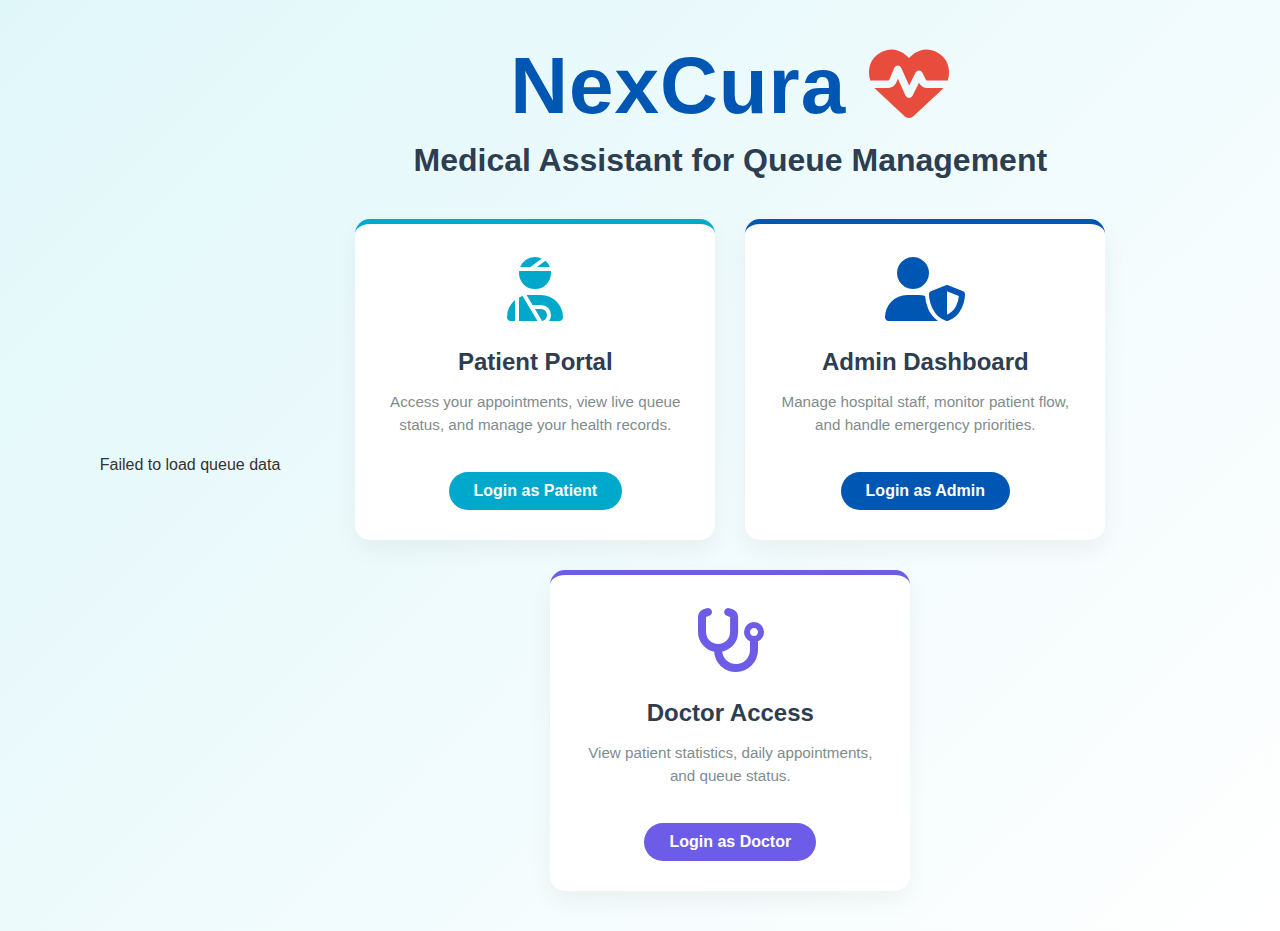
<file: frontend/index.html>
<!DOCTYPE html>
<html lang="en">
<head>
  <meta charset="UTF-8">
  <title>NexCura | Hospital Queue Management</title>
  <link rel="stylesheet" href="https://cdnjs.cloudflare.com/ajax/libs/font-awesome/6.4.0/css/all.min.css">
  <style>
    :root {
      --primary-color: #0056b3;
      --secondary-color: #00a8cc; 
      --accent-color: #eef2f3;
      --text-color: #333;
      --white: #ffffff;
      --doctor-color: #6c5ce7;
    }
    body {
      font-family: 'Segoe UI', Tahoma, Geneva, Verdana, sans-serif;
      background: linear-gradient(135deg, #e0f7fa 0%, #ffffff 100%);
      display: flex;
      justify-content: center;
      align-items: center;
      min-height: 100vh;
      margin: 0;
      color: var(--text-color);
      padding: 40px 20px;
      box-sizing: border-box;
    }
    .container {
      text-align: center;
      width: 90%;
      max-width: 900px;
    }
    header {
      margin-bottom: 40px;
    }
    h1 {
      color: var(--primary-color);
      font-size: 5rem;
      margin: 0;
      letter-spacing: 1px;
      font-weight: 800;
    }
    h1 i {
      color: #e74c3c;
    }
    p.subtitle {
      color: #2c3e50;
      font-size: 2rem;
      margin-top: 10px;
      font-weight: 700;
    }
    .dashboard-options {
      display: flex;
      justify-content: center;
      gap: 30px;
      flex-wrap: wrap;
    }
    .card {
      background: var(--white);
      padding: 30px;
      border-radius: 15px;
      box-shadow: 0 10px 25px rgba(0,0,0,0.05);
      width: 300px;
      transition: transform 0.3s ease, box-shadow 0.3s ease;
      cursor: pointer;
      border-top: 5px solid transparent;
    }
    .card:hover {
      transform: translateY(-5px);
      box-shadow: 0 15px 35px rgba(0,0,0,0.1);
    }
    .card.patient {
      border-color: var(--secondary-color);
    }
    .card.admin {
      border-color: var(--primary-color);
    }
    .card.doctor {
      border-color: var(--doctor-color);
    }
    .icon-box {
      font-size: 4rem;
      margin-bottom: 20px;
    }
    .patient .icon-box { color: var(--secondary-color); }
    .admin .icon-box { color: var(--primary-color); }
    .doctor .icon-box { color: var(--doctor-color); }

    h2 { margin: 10px 0; color: #2c3e50; }
    p.desc { color: #7f8c8d; font-size: 0.95rem; line-height: 1.5; }

    .btn {
      margin-top: 20px;
      padding: 10px 25px;
      font-size: 1rem;
      border: none;
      border-radius: 50px;
      cursor: pointer;
      transition: background 0.3s;
      font-weight: 600;
    }
    .patient .btn {
      background: var(--secondary-color);
      color: white;
    }
    .admin .btn {
      background: var(--primary-color);
      color: white;
    }
    .doctor .btn {
      background: var(--doctor-color);
      color: white;
    }
    .patient .btn:hover { background: #008cba; }
    .admin .btn:hover { background: #004494; }
    .doctor .btn:hover { background: #5a4bcf; }
  </style>
 <script>
  fetch("http://localhost:5050/api/queue")
    .then(res => res.json())
    .then(data => {
      document.getElementById("queueData").innerHTML = `
        <h2>Queue Status</h2>
        <p><b>Message:</b> ${data.message}</p>
      `;
    })
    .catch(err => {
      document.getElementById("queueData").innerText =
        "Failed to load queue data";
      console.error(err);
    });
</script>
</head>

<body>
  <div id="queueData">
  Loading queue info...
</div>
  <div class="container">
    <header>
      <h1>NexCura <i class="fas fa-heartbeat"></i></h1>
      <p class="subtitle">Medical Assistant for Queue Management</p>
    </header>

    <div class="dashboard-options">
      <!-- Patient Card -->
      <div class="card patient" onclick="location.href='patient.html'">
        <div class="icon-box">
          <i class="fas fa-user-injured"></i>
        </div>
        <h2>Patient Portal</h2>
        <p class="desc">Access your appointments, view live queue status, and manage your health records.</p>
        <button class="btn">Login as Patient</button>
      </div>

      <!-- Admin Card -->
      <div class="card admin" onclick="location.href='admin.html'">
        <div class="icon-box">
          <i class="fas fa-user-shield"></i>
        </div>
        <h2>Admin Dashboard</h2>
        <p class="desc">Manage hospital staff, monitor patient flow, and handle emergency priorities.</p>
        <button class="btn">Login as Admin</button>
      </div>

      <!-- Doctor Card -->
      <div class="card doctor" onclick="location.href='doctor.html'">
        <div class="icon-box">
          <i class="fas fa-stethoscope"></i>
        </div>
        <h2>Doctor Access</h2>
        <p class="desc">View patient statistics, daily appointments, and queue status.</p>
        <button class="btn">Login as Doctor</button>
      </div>
    </div>
  </div>
</body>
</html>
</file>
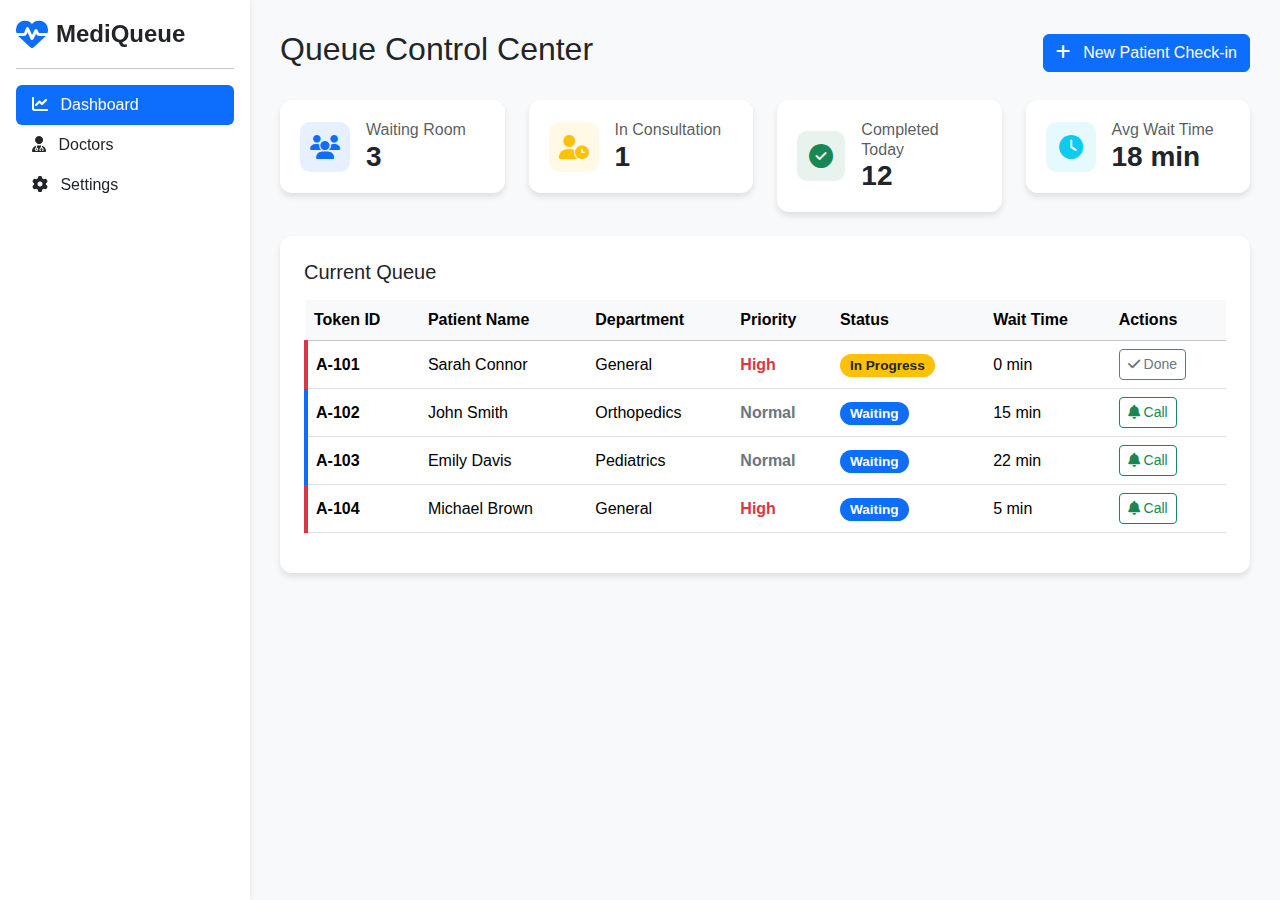
<file: dashboard.html>
<!DOCTYPE html>
<html lang="en">
<head>
    <meta charset="UTF-8">
    <meta name="viewport" content="width=device-width, initial-scale=1.0">
    <title>MediQueue - Hospital Control Dashboard</title>
    <!-- Bootstrap 5 CSS -->
    <link href="https://cdn.jsdelivr.net/npm/bootstrap@5.3.0/dist/css/bootstrap.min.css" rel="stylesheet">
    <!-- FontAwesome for Icons -->
    <link rel="stylesheet" href="https://cdnjs.cloudflare.com/ajax/libs/font-awesome/6.4.0/css/all.min.css">
    <style>
        :root {
            --primary-color: #0d6efd;
            --bg-light: #f8f9fa;
            --card-shadow: 0 4px 6px rgba(0,0,0,0.1);
        }
        body {
            background-color: var(--bg-light);
            font-family: 'Segoe UI', Tahoma, Geneva, Verdana, sans-serif;
        }
        .sidebar {
            height: 100vh;
            background: white;
            box-shadow: 2px 0 5px rgba(0,0,0,0.05);
            position: fixed;
            top: 0;
            left: 0;
            width: 250px;
            padding-top: 20px;
        }
        .main-content {
            margin-left: 250px;
            padding: 30px;
        }
        .stat-card {
            background: white;
            border-radius: 12px;
            padding: 20px;
            box-shadow: var(--card-shadow);
            border: none;
            transition: transform 0.2s;
        } 
        .stat-card:hover {
            transform: translateY(-5px);
        }
        .icon-box {
            width: 50px;
            height: 50px;
            border-radius: 10px;
            display: flex;
            align-items: center;
            justify-content: center;
            font-size: 1.5rem;
        }
        .queue-table-card {
            background: white;
            border-radius: 12px;
            box-shadow: var(--card-shadow);
            overflow: hidden;
        }
        .status-badge {
            font-size: 0.85rem;
            padding: 5px 10px;
            border-radius: 20px;
        }
        .priority-high { border-left: 4px solid #dc3545; }
        .priority-normal { border-left: 4px solid #0d6efd; }
    </style>
</head>
<body>

    <!-- Sidebar -->
    <div class="sidebar d-flex flex-column p-3">
        <a href="#" class="d-flex align-items-center mb-3 mb-md-0 me-md-auto link-dark text-decoration-none">
            <i class="fa-solid fa-heart-pulse text-primary fa-2x me-2"></i>
            <span class="fs-4 fw-bold">MediQueue</span>
        </a>
        <hr>
        <ul class="nav nav-pills flex-column mb-auto">
            <li class="nav-item">
                <a href="#" class="nav-link active" aria-current="page">
                    <i class="fa-solid fa-chart-line me-2"></i> Dashboard
                </a>
            </li>
            <li>
                <a href="#" class="nav-link link-dark">
                    <i class="fa-solid fa-user-doctor me-2"></i> Doctors
                </a>
            </li>
            <li>
                <a href="#" class="nav-link link-dark">
                    <i class="fa-solid fa-gear me-2"></i> Settings
                </a>
            </li>
        </ul>
    </div>

    <!-- Main Content -->
    <div class="main-content">
        <div class="d-flex justify-content-between align-items-center mb-4">
            <h2>Queue Control Center</h2>
            <button class="btn btn-primary" onclick="addMockPatient()">
                <i class="fa-solid fa-plus me-2"></i> New Patient Check-in
            </button>
        </div>

        <!-- Stats Row -->
        <div class="row g-4 mb-4">
            <div class="col-md-3">
                <div class="stat-card d-flex align-items-center">
                    <div class="icon-box bg-primary bg-opacity-10 text-primary me-3">
                        <i class="fa-solid fa-users"></i>
                    </div>
                    <div>
                        <h6 class="text-muted mb-0">Waiting Room</h6>
                        <h3 class="fw-bold mb-0" id="count-waiting">0</h3>
                    </div>
                </div>
            </div>
            <div class="col-md-3">
                <div class="stat-card d-flex align-items-center">
                    <div class="icon-box bg-warning bg-opacity-10 text-warning me-3">
                        <i class="fa-solid fa-user-clock"></i>
                    </div>
                    <div>
                        <h6 class="text-muted mb-0">In Consultation</h6>
                        <h3 class="fw-bold mb-0" id="count-serving">0</h3>
                    </div>
                </div>
            </div>
            <div class="col-md-3">
                <div class="stat-card d-flex align-items-center">
                    <div class="icon-box bg-success bg-opacity-10 text-success me-3">
                        <i class="fa-solid fa-check-circle"></i>
                    </div>
                    <div>
                        <h6 class="text-muted mb-0">Completed Today</h6>
                        <h3 class="fw-bold mb-0" id="count-completed">12</h3>
                    </div>
                </div>
            </div>
            <div class="col-md-3">
                <div class="stat-card d-flex align-items-center">
                    <div class="icon-box bg-info bg-opacity-10 text-info me-3">
                        <i class="fa-solid fa-clock"></i>
                    </div>
                    <div>
                        <h6 class="text-muted mb-0">Avg Wait Time</h6>
                        <h3 class="fw-bold mb-0">18 min</h3>
                    </div>
                </div>
            </div>
        </div>

        <!-- Queue Management Table -->
        <div class="queue-table-card p-4">
            <h5 class="mb-3">Current Queue</h5>
            <div class="table-responsive">
                <table class="table table-hover align-middle">
                    <thead class="table-light">
                        <tr>
                            <th>Token ID</th>
                            <th>Patient Name</th>
                            <th>Department</th>
                            <th>Priority</th>
                            <th>Status</th>
                            <th>Wait Time</th>
                            <th>Actions</th>
                        </tr>
                    </thead>
                    <tbody id="queue-body">
                        <!-- JS will populate this -->
                    </tbody>
                </table>
            </div>
        </div>
    </div>

    <!-- Bootstrap JS -->
    <script src="https://cdn.jsdelivr.net/npm/bootstrap@5.3.0/dist/js/bootstrap.bundle.min.js"></script>

    <script>
        // Mock Data
        let patients = [
            { id: 'A-101', name: 'Sarah Connor', dept: 'General', priority: 'High', status: 'In Progress', time: '0 min' },
            { id: 'A-102', name: 'John Smith', dept: 'Orthopedics', priority: 'Normal', status: 'Waiting', time: '15 min' },
            { id: 'A-103', name: 'Emily Davis', dept: 'Pediatrics', priority: 'Normal', status: 'Waiting', time: '22 min' },
            { id: 'A-104', name: 'Michael Brown', dept: 'General', priority: 'High', status: 'Waiting', time: '5 min' }
        ];

        function renderQueue() {
            const tbody = document.getElementById('queue-body');
            tbody.innerHTML = '';
            
            let waitingCount = 0;
            let servingCount = 0;

            patients.forEach((p, index) => {
                if(p.status === 'Waiting') waitingCount++;
                if(p.status === 'In Progress') servingCount++;

                const priorityClass = p.priority === 'High' ? 'priority-high' : 'priority-normal';
                const statusBadge = p.status === 'In Progress' 
                    ? '<span class="badge bg-warning text-dark status-badge">In Progress</span>' 
                    : '<span class="badge bg-primary status-badge">Waiting</span>';

                // Action Buttons Logic
                let actions = '';
                if (p.status === 'Waiting') {
                    actions = `<button class="btn btn-sm btn-outline-success" onclick="updateStatus(${index}, 'In Progress')"><i class="fa-solid fa-bell"></i> Call</button>`;
                } else if (p.status === 'In Progress') {
                    actions = `<button class="btn btn-sm btn-outline-secondary" onclick="updateStatus(${index}, 'Completed')"><i class="fa-solid fa-check"></i> Done</button>`;
                }

                const row = `
                    <tr class="${priorityClass}">
                        <td class="fw-bold">${p.id}</td>
                        <td>${p.name}</td>
                        <td>${p.dept}</td>
                        <td><span class="text-${p.priority === 'High' ? 'danger' : 'secondary'} fw-bold">${p.priority}</span></td>
                        <td>${statusBadge}</td>
                        <td>${p.time}</td>
                        <td>${actions}</td>
                    </tr>
                `;
                tbody.innerHTML += row;
            });

            // Update Stats
            document.getElementById('count-waiting').innerText = waitingCount;
            document.getElementById('count-serving').innerText = servingCount;
        }

        function updateStatus(index, newStatus) {
            if (newStatus === 'Completed') {
                patients.splice(index, 1); // Remove from active queue
                let completedCount = parseInt(document.getElementById('count-completed').innerText);
                document.getElementById('count-completed').innerText = completedCount + 1;
            } else {
                patients[index].status = newStatus;
                patients[index].time = '0 min'; // Reset time for consultation
            }
            renderQueue();
        }

        function addMockPatient() {
            const id = 'A-' + (105 + Math.floor(Math.random() * 100));
            const names = ['Alice Wonder', 'Bob Builder', 'Charlie Day', 'Diana Prince'];
            const depts = ['General', 'ENT', 'Cardiology'];
            
            patients.push({
                id: id,
                name: names[Math.floor(Math.random() * names.length)],
                dept: depts[Math.floor(Math.random() * depts.length)],
                priority: Math.random() > 0.7 ? 'High' : 'Normal',
                status: 'Waiting',
                time: '0 min'
            });
            renderQueue();
        }

        // Initial Render
        renderQueue();
    </script>
</body>
</html>
</file>
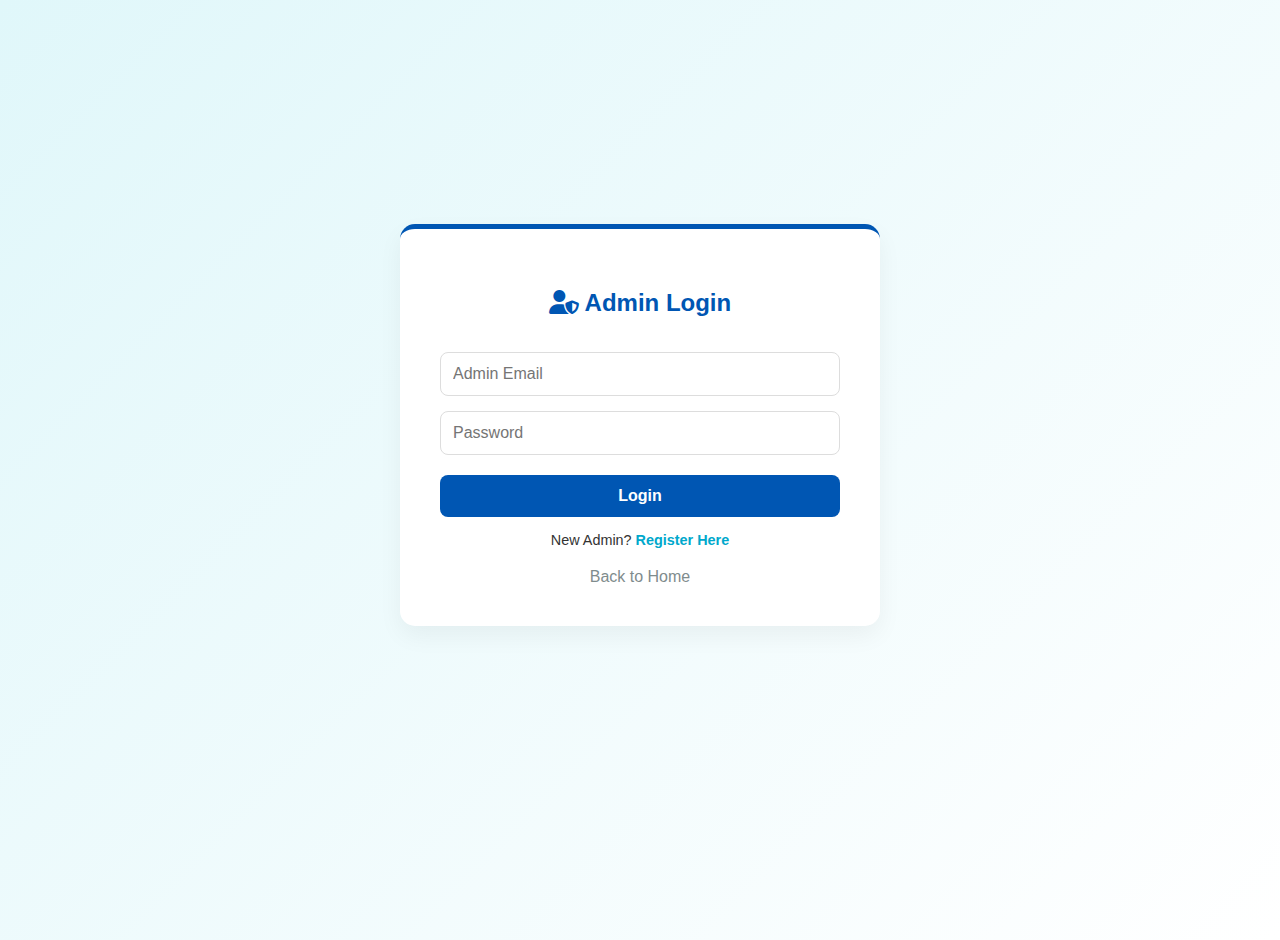
<file: frontend/admin.html>
<!DOCTYPE html>
<html lang="en">
<head>
  <meta charset="UTF-8">
  <title>Admin Dashboard | NexCura</title>
  <link rel="stylesheet" href="https://cdnjs.cloudflare.com/ajax/libs/font-awesome/6.4.0/css/all.min.css">
  <style>
    :root {
      --primary-color: #0056b3;
      --secondary-color: #00a8cc;
      --accent-color: #eef2f3;
      --text-color: #333;
      --white: #ffffff;
      --danger-color: #e74c3c;
      --success-color: #2ecc71;
    }
    body {
      font-family: 'Segoe UI', Tahoma, Geneva, Verdana, sans-serif;
      background: linear-gradient(135deg, #e0f7fa 0%, #ffffff 100%);
      margin: 0;
      padding: 20px;
      min-height: 100vh;
      color: var(--text-color);
    }

    /* Auth Styles */
    .auth-container {
      display: flex;
      justify-content: center;
      align-items: center;
      height: 90vh;
    }
    .box {
      width: 100%;
      max-width: 400px;
      background: var(--white);
      padding: 40px;
      border-radius: 15px;
      box-shadow: 0 10px 25px rgba(0,0,0,0.05);
      border-top: 5px solid var(--primary-color);
      text-align: center;
    }
    h2 { color: var(--primary-color); margin-bottom: 20px; }
    input, button {
      width: 100%;
      padding: 12px;
      margin-top: 15px;
      border-radius: 8px;
      border: 1px solid #ddd;
      box-sizing: border-box;
      font-size: 1rem;
    }
    button {
      background: var(--primary-color);
      color: white;
      border: none;
      cursor: pointer;
      font-weight: 600;
      transition: background 0.3s;
      margin-top: 20px;
    }
    button:hover { background: #004494; }
    .toggle-link { margin-top: 15px; font-size: 0.9rem; }
    .toggle-link a { color: var(--secondary-color); text-decoration: none; font-weight: bold; }
    .back-link { display: block; text-align: center; margin-top: 20px; color: #7f8c8d; text-decoration: none; }

    /* Dashboard Styles */
    .dashboard-container { max-width: 1200px; margin: 0 auto; }
    header { display: flex; justify-content: space-between; align-items: center; margin-bottom: 30px; }
    .hospital-name { font-size: 1.5rem; font-weight: bold; color: var(--primary-color); }
    .logout-btn { width: auto; margin: 0; background: var(--danger-color); }

    .metrics {
      display: flex;
      gap: 20px;
      margin-bottom: 30px;
      flex-wrap: wrap;
    }
    .card {
      flex: 1;
      background: var(--white);
      padding: 25px;
      border-radius: 12px;
      box-shadow: 0 4px 15px rgba(0,0,0,0.05);
      text-align: center;
      min-width: 200px;
      border-left: 5px solid var(--secondary-color);
    }
    .card h3 { margin: 0 0 10px; color: #666; font-size: 1rem; }
    .card p { font-size: 2rem; font-weight: bold; color: var(--primary-color); margin: 0; }

    table { width: 100%; background: var(--white); border-collapse: collapse; border-radius: 12px; overflow: hidden; box-shadow: 0 4px 15px rgba(0,0,0,0.05); }
    th, td { padding: 15px; text-align: left; border-bottom: 1px solid #eee; }
    th { background: var(--primary-color); color: white; font-weight: 600; }
    tr:last-child td { border-bottom: none; }
    .status-badge { padding: 5px 12px; border-radius: 20px; font-size: 0.85rem; font-weight: bold; }
    .status-waiting { background: #fff3cd; color: #856404; }
    .status-consultation { background: #d4edda; color: #155724; }

    .hidden { display: none; }
    
    .btn-approve { background: var(--secondary-color); color: white; border: none; padding: 8px 12px; border-radius: 4px; cursor: pointer; font-size: 0.85rem; }
    .btn-approve:hover { background: #008cba; }
    .btn-new { background: var(--success-color); color: white; border: none; padding: 10px 20px; border-radius: 50px; cursor: pointer; font-weight: bold; width: auto; margin: 0; }
  </style>
</head>

<body>

<!-- AUTH SECTION -->
<div id="authContainer" class="auth-container">
  <div class="box">
    <!-- Sign In -->
    <div id="signinSection">
      <h2><i class="fas fa-user-shield"></i> Admin Login</h2>
      <input type="email" placeholder="Admin Email">
      <input type="password" placeholder="Password">
      <button onclick="showDashboard()">Login</button>
      <div class="toggle-link">
        New Admin? <a href="#" onclick="toggleAuth()">Register Here</a>
      </div>
    </div>

    <!-- Sign Up -->
    <div id="signupSection" class="hidden">
      <h2><i class="fas fa-user-plus"></i> Admin Registration</h2>
      <input type="text" placeholder="Full Name">
      <input type="text" placeholder="Hospital ID">
      <input type="email" placeholder="Email Address">
      <input type="password" placeholder="Password">
      <button onclick="toggleAuth()">Register</button>
      <div class="toggle-link">
        Already registered? <a href="#" onclick="toggleAuth()">Login Here</a>
      </div>
    </div>
    
    <a href="index.html" class="back-link">Back to Home</a>
  </div>
</div>

<!-- DASHBOARD SECTION -->
<div id="dashboardContainer" class="dashboard-container hidden">
  <header>
    <div class="hospital-name"><i class="fas fa-hospital"></i> NexCura Admin</div>
    <div>
      <button class="btn-new" onclick="simulateRequest()" style="background: #f39c12; margin-right: 10px;"><i class="fas fa-bell"></i> Simulate Request</button>
      <button class="logout-btn" onclick="location.reload()"><i class="fas fa-sign-out-alt"></i> Logout</button>
    </div>
  </header>

  <div class="metrics">
    <div class="card">
      <h3><i class="fas fa-users"></i> Total Waiting</h3>
      <p>18</p>
    </div>
    <div class="card">
      <h3><i class="fas fa-clock"></i> Avg Wait Time</h3>
      <p>20 min</p>
    </div>
    <div class="card" style="border-color: var(--danger-color);">
      <h3><i class="fas fa-ambulance"></i> Emergency</h3>
      <p style="color: var(--danger-color);">3</p>
    </div>
    <div class="card" style="border-color: var(--success-color);">
      <h3><i class="fas fa-user-md"></i> Doctors Active</h3>
      <p style="color: var(--success-color);">8</p>
    </div>
  </div>

  <!-- Pending Requests -->
  <h3><i class="fas fa-inbox"></i> Incoming Patient Requests</h3>
  <table id="pendingTable" style="margin-bottom: 40px;">
    <thead>
      <tr>
        <th>Patient Name</th>
        <th>Age / Gender</th>
        <th>Department</th>
        <th>Symptoms</th>
        <th>Priority</th>
        <th>Action</th>
      </tr>
    </thead>
    <tbody>
      <tr>
        <td>Vikram Singh</td>
        <td>28 / M</td>
        <td>Orthopedics</td>
        <td>Fracture pain</td>
        <td>Normal</td>
        <td><button class="btn-approve" onclick="approveRequest(this)">Approve</button></td>
      </tr>
    </tbody>
  </table>

  <!-- Live Queue -->
  <h3><i class="fas fa-list-ol"></i> Live Patient Queue</h3>
  <table id="queueTable">
    <thead>
      <tr>
        <th>Token</th>
        <th>Patient Name</th>
        <th>Department</th>
        <th>Doctor</th>
        <th>AI Est. Time</th>
        <th>Status</th>
        <th>Action</th>
      </tr>
    </thead>
    <tbody>
      <tr>
        <td>B-05</td>
        <td>Anita Desai</td>
        <td>Cardiology</td>
        <td>Dr. Emily</td>
        <td>10:15 AM</td>
        <td><span class="status-badge status-consultation">In Consultation</span></td>
        <td><button style="margin:0; padding:5px 10px; font-size:0.8rem; background:#7f8c8d; color:white; border:none; border-radius:4px;">Done</button></td>
      </tr>
    </tbody>
  </table>
</div>

<script>
  function toggleAuth() {
    document.getElementById("signinSection").classList.toggle("hidden");
    document.getElementById("signupSection").classList.toggle("hidden");
  }

  function showDashboard() {
    document.getElementById("authContainer").classList.add("hidden");
    document.getElementById("dashboardContainer").classList.remove("hidden");
    document.body.style.padding = "40px"; // Adjust padding for dashboard view
  }

  function approveRequest(btn) {
    const row = btn.closest('tr');
    const patientName = row.cells[0].innerText;
    const department = row.cells[2].innerText;

    // Generate Token ID (Random for demo)
    const token = "T-" + Math.floor(Math.random() * 1000);
    
    // Auto-assign doctor and time (Simulated)
    const doctors = ["Dr. Smith", "Dr. Jones", "Dr. Emily"];
    const doctor = doctors[Math.floor(Math.random() * doctors.length)];
    const time = (Math.floor(Math.random() * 40) + 10) + " min";

    // Add to Queue Table
    const queueTable = document.getElementById('queueTable').getElementsByTagName('tbody')[0];
    const newRow = queueTable.insertRow();
    newRow.innerHTML = `
      <td><b>${token}</b></td>
      <td>${patientName}</td>
      <td>${department}</td>
      <td>${doctor}</td>
      <td>${time}</td>
      <td><span class="status-badge status-waiting">Waiting</span></td>
      <td><button style="margin:0; padding:5px 10px; font-size:0.8rem; background:var(--primary-color); color:white; border:none; border-radius:4px;">Call</button></td>
    `;

    // Remove from Pending Table
    row.remove();
  }

  function simulateRequest() {
    const names = ["Rohan Das", "Priya Verma", "Amit Kumar", "Sneha Gupta"];
    const depts = ["General Medicine", "Cardiology", "Orthopedics"];
    const rand = Math.floor(Math.random() * names.length);
    
    const tbody = document.getElementById('pendingTable').getElementsByTagName('tbody')[0];
    const newRow = tbody.insertRow();
    newRow.innerHTML = `
      <td>${names[rand]}</td>
      <td>${20 + rand * 5} / ${rand % 2 === 0 ? 'M' : 'F'}</td>
      <td>${depts[rand % 3]}</td>
      <td>Fever, Body Ache</td>
      <td>Normal</td>
      <td><button class="btn-approve" onclick="approveRequest(this)">Approve</button></td>
    `;
    alert("New Patient Request Received!");
  }
</script>

</body>
</html>
</file>
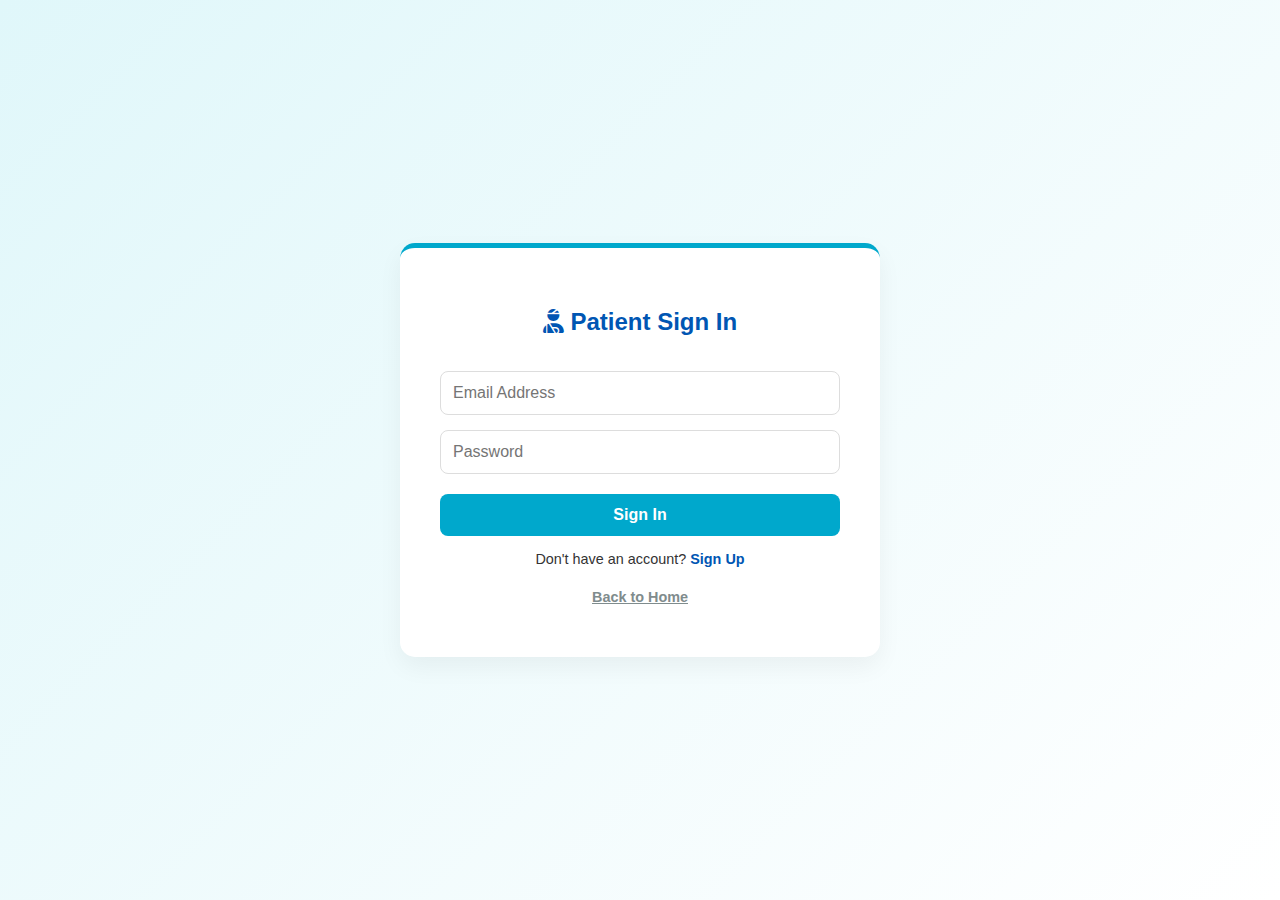
<file: frontend/patient.html>
<!DOCTYPE html>
<html lang="en">
<head>
  <meta charset="UTF-8">
  <title>Patient Portal | NexCura</title>
  <link rel="stylesheet" href="https://cdnjs.cloudflare.com/ajax/libs/font-awesome/6.4.0/css/all.min.css">
  <style>
    :root {
      --primary-color: #0056b3;
      --secondary-color: #00a8cc;
      --accent-color: #eef2f3;
      --text-color: #333;
      --white: #ffffff;
    }
    body {
      font-family: 'Segoe UI', Tahoma, Geneva, Verdana, sans-serif;
      background: linear-gradient(135deg, #e0f7fa 0%, #ffffff 100%);
      margin: 0;
      padding: 0;
      display: flex;
      justify-content: center;
      align-items: center;
      min-height: 100vh;
      color: var(--text-color);
    }
    .box {
      width: 100%;
      max-width: 400px;
      background: var(--white);
      padding: 40px;
      border-radius: 15px;
      box-shadow: 0 10px 25px rgba(0,0,0,0.05);
      border-top: 5px solid var(--secondary-color);
      text-align: center;
    }
    h2 {
      color: var(--primary-color);
      margin-bottom: 20px;
    }
    input, select, button {
      width: 100%;
      padding: 12px;
      margin-top: 15px;
      border-radius: 8px;
      border: 1px solid #ddd;
      box-sizing: border-box;
      font-size: 1rem;
    }
    input:focus, select:focus {
      outline: none;
      border-color: var(--secondary-color);
    }
    button {
      background: var(--secondary-color);
      color: white;
      border: none;
      cursor: pointer;
      font-weight: 600;
      transition: background 0.3s;
      margin-top: 20px;
    }
    button:hover {
      background: #008cba;
    }
    .back {
      background: transparent;
      color: #7f8c8d;
      margin-top: 10px;
      text-decoration: underline;
      font-size: 0.9rem;
    }
    .back:hover {
      background: transparent;
      color: var(--text-color);
    }
    .toggle-link {
      margin-top: 15px;
      font-size: 0.9rem;
      display: block;
    }
    .toggle-link a {
      color: var(--primary-color);
      text-decoration: none;
      font-weight: bold;
    }
    .hidden { display: none; }

    /* Enhanced Form Styles */
    .hospital-name {
      color: var(--primary-color);
      font-weight: 800;
      text-transform: uppercase;
      letter-spacing: 1px;
      margin: 0 0 5px 0;
      font-size: 1.1rem;
    }
    .form-group {
      text-align: left;
      margin-top: 15px;
    }
    .form-group label {
      font-size: 0.9rem;
      color: #555;
      font-weight: 600;
      margin-bottom: 5px;
      display: block;
    }
    .form-group input, .form-group select, .form-group textarea {
      margin-top: 0;
    }
    textarea {
      width: 100%;
      padding: 12px;
      border-radius: 8px;
      border: 1px solid #ddd;
      box-sizing: border-box;
      font-size: 1rem;
      font-family: inherit;
      resize: vertical;
    }
    textarea:focus {
      outline: none;
      border-color: var(--secondary-color);
    }
    .row {
      display: flex;
      gap: 10px;
    }

    /* Queue Status Enhancements */
    .token-display {
      background: #f8f9fa;
      padding: 20px;
      border-radius: 12px;
      margin: 20px 0;
      border: 2px dashed var(--secondary-color);
    }
    .token-label {
      display: block;
      font-size: 0.9rem;
      color: #666;
      text-transform: uppercase;
      letter-spacing: 1px;
    }
    .token-number {
      font-size: 3.5rem;
      font-weight: 800;
      color: var(--primary-color);
      margin: 10px 0;
    }
    .token-status {
      display: inline-block;
      padding: 5px 15px;
      border-radius: 20px;
      font-size: 0.9rem;
      font-weight: bold;
    }
    .status-waiting {
      background: #fff3cd;
      color: #856404;
    }
    .queue-details {
      display: flex;
      justify-content: space-between;
      margin-bottom: 25px;
      gap: 10px;
    }
    .detail-item {
      flex: 1;
      background: #f1faff;
      padding: 15px 5px;
      border-radius: 10px;
      display: flex;
      flex-direction: column;
      align-items: center;
    }
    .detail-item i {
      font-size: 1.5rem;
      color: var(--secondary-color);
      margin-bottom: 5px;
    }
    .detail-value {
      font-weight: bold;
      font-size: 1.1rem;
      color: var(--text-color);
    }
    .detail-label {
      font-size: 0.75rem;
      color: #777;
    }
    .btn-refresh {
      background: white;
      border: 1px solid var(--secondary-color);
      color: var(--secondary-color);
      margin-top: 10px;
    }
    .btn-refresh:hover {
      background: #f0f8ff;
    }
  </style>
</head>

<body>

<!-- AUTH CONTAINER -->
<div class="box" id="authBox">
  <!-- SIGN IN SECTION -->
  <div id="signinSection">
    <h2><i class="fas fa-user-injured"></i> Patient Sign In</h2>
    <input type="email" placeholder="Email Address">
    <input type="password" placeholder="Password">
    <button onclick="goToDetails()">Sign In</button>
    <div class="toggle-link">
      Don't have an account? <a href="#" onclick="toggleAuth()">Sign Up</a>
    </div>
  </div>

  <!-- SIGN UP SECTION -->
  <div id="signupSection" class="hidden">
    <h2><i class="fas fa-user-plus"></i> Create Account</h2>
    <input type="text" placeholder="Full Name">
    <input type="email" placeholder="Email Address">
    <input type="tel" placeholder="Mobile Number">
    <input type="password" placeholder="Password">
    <button onclick="toggleAuth()">Sign Up</button>
    <div class="toggle-link">
      Already have an account? <a href="#" onclick="toggleAuth()">Sign In</a>
    </div>
  </div>
  
  <button class="back" onclick="location.href='index.html'">Back to Home</button>
</div>

<!-- DETAILS -->
<div class="box hidden" id="detailsBox">
  <p class="hospital-name">NexCura Hospital</p>
  <h2><i class="fas fa-file-medical"></i> Appointment Details</h2>
  
  <div class="form-group">
    <label>Patient Name</label>
    <input type="text" placeholder="Enter full name" id="pname_details">
  </div>

  <div class="row">
    <div class="form-group" style="flex: 1;">
      <label>Age</label>
      <input type="number" placeholder="Age">
    </div>
    <div class="form-group" style="flex: 1;">
      <label>Gender</label>
      <select>
        <option>Male</option>
        <option>Female</option>
        <option>Other</option>
      </select>
    </div>
  </div>

  <div class="form-group">
    <label>Department</label>
    <select id="deptSelect">
      <option>General Medicine</option>
      <option>Cardiology</option>
      <option>Orthopedics</option>
      <option>Pediatrics</option>
      <option>Neurology</option>
    </select>
  </div>

  <div class="form-group">
    <label>Symptoms (Optional)</label>
    <textarea rows="2" placeholder="Briefly describe your symptoms"></textarea>
  </div>

  <div class="form-group">
    <label>Priority</label>
    <select>
      <option>Normal</option>
      <option>Emergency</option>
    </select>
  </div>

  <button onclick="showQueue()">Generate Token</button>
  <button class="back" onclick="location.href='index.html'">Back to Home</button>
</div>

<!-- QUEUE -->
<div class="box hidden" id="queueBox">
  <p class="hospital-name">NexCura Hospital</p>
  <h2><i class="fas fa-clock"></i> Live Queue Status</h2>
  
  <div class="token-display">
    <span class="token-label">Your Token</span>
    <div class="token-number" id="displayToken">--</div>
    <div class="token-status status-waiting">Waiting</div>
  </div>

  <div class="queue-details">
    <div class="detail-item">
      <i class="fas fa-users"></i>
      <span class="detail-value">5</span>
      <span class="detail-label">Ahead</span>
    </div>
    <div class="detail-item">
      <i class="fas fa-hourglass-half"></i>
      <span class="detail-value" id="displayWait">--</span>
      <span class="detail-label">AI Est. Wait</span>
    </div>
    <div class="detail-item">
      <i class="fas fa-user-md"></i>
      <span class="detail-value" id="displayDoctor">--</span>
      <span class="detail-label">Doctor</span>
    </div>
  </div>

  <button class="btn-refresh" onclick="location.reload()"><i class="fas fa-sync-alt"></i> Refresh Status</button>
  <button class="back" onclick="location.href='index.html'">Back to Home</button>
</div>

<script>
  function toggleAuth() {
    document.getElementById("signinSection").classList.toggle("hidden");
    document.getElementById("signupSection").classList.toggle("hidden");
  }

  function goToDetails() {
    document.getElementById("authBox").classList.add("hidden");
    document.getElementById("detailsBox").classList.remove("hidden");
  }

  function showQueue() {
    const name = document.getElementById('pname_details').value;
    const dept = document.getElementById('deptSelect').value;

    if(!name) { alert("Please enter patient name"); return; }

    // Simulate Backend/AI Token Generation
    const token = "A-" + Math.floor(Math.random() * 900 + 100);
    const waitTime = Math.floor(Math.random() * 40 + 10) + " min";
    const doctors = {"General Medicine": "Dr. Smith", "Cardiology": "Dr. Emily", "Orthopedics": "Dr. Jones", "Pediatrics": "Dr. Lee", "Neurology": "Dr. Strange"};
    const doctor = doctors[dept] || "Dr. On Call";

    document.getElementById('displayToken').innerText = token;
    document.getElementById('displayWait').innerText = waitTime;
    document.getElementById('displayDoctor').innerText = doctor;

    document.getElementById("detailsBox").classList.add("hidden");
    document.getElementById("queueBox").classList.remove("hidden");
  }
</script>

</body>
</html>
</file>
